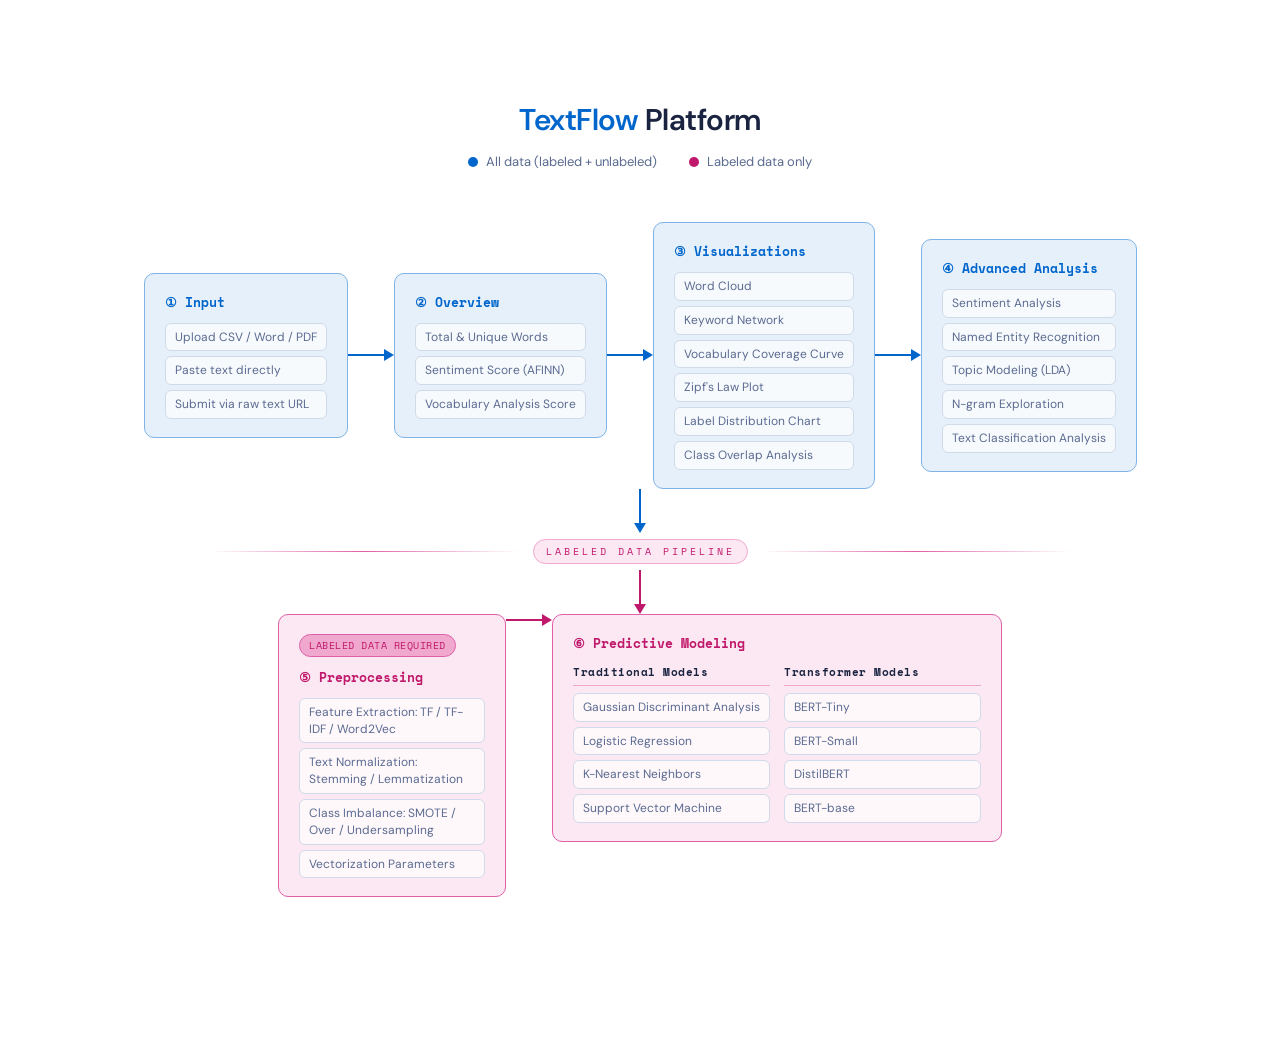
<file: TF.html>
<!DOCTYPE html>
<html lang="en">
<head>
<meta charset="UTF-8">
<title>TextFlow NLP Platform — Workflow Flowchart</title>
<link href="https://fonts.googleapis.com/css2?family=Space+Mono:wght@400;700&family=DM+Sans:wght@300;400;500;600&display=swap" rel="stylesheet">
<style>
:root {
  --blue:         #0066cc;
  --blue-light:   #e6f0fa;
  --blue-mid:     #b3d1f0;
  --blue-border:  #80b3e6;

  --pink:         #c0186a;
  --pink-light:   #fce8f3;
  --pink-mid:     #f0a8ce;
  --pink-border:  #e060a8;

  --text:         #1a2340;
  --muted:        #5a6a90;
  --neutral-border: #d0dae8;

  --r: 10px;
}

* { box-sizing: border-box; margin: 0; padding: 0; }

html, body {
  background: transparent;
  font-family: 'DM Sans', sans-serif;
  color: var(--text);
  padding: 50px 40px 70px;
}

.header {
  text-align: center;
  margin-bottom: 52px;
}

.header .label {
  font-family: 'Space Mono', monospace;
  font-size: 11px;
  letter-spacing: 4px;
  color: var(--muted);
  text-transform: uppercase;
  margin-bottom: 8px;
}

.header h1 {
  font-size: 30px;
  font-weight: 600;
  letter-spacing: -0.5px;
  color: var(--text);
}

.header h1 span { color: var(--blue); }

.legend {
  display: flex;
  justify-content: center;
  gap: 32px;
  margin-top: 14px;
  font-size: 13px;
  color: var(--muted);
}

.legend-item { display: flex; align-items: center; gap: 8px; }
.legend-dot  { width: 10px; height: 10px; border-radius: 50%; }

.flowchart {
  display: flex;
  flex-direction: column;
  align-items: center;
}

.row, .split-row {
  display: flex;
  align-items: center;
  justify-content: center;
  gap: 0;
  width: 100%;
}

.split-row { align-items: flex-start; }

.node {
  border-radius: var(--r);
  padding: 18px 20px;
  min-width: 200px;
  max-width: 228px;
  flex-shrink: 0;
  transition: transform .2s, box-shadow .2s;
}

.node:hover {
  transform: translateY(-3px);
  box-shadow: 0 6px 20px rgba(0,102,204,0.13);
}

.node.blue {
  background: var(--blue-light);
  border: 1.5px solid var(--blue-border);
}
.node.blue h3 { color: var(--blue); }

.node.pink {
  background: var(--pink-light);
  border: 1.5px solid var(--pink-border);
}
.node.pink h3 { color: var(--pink); }

.node h3 {
  font-size: 13px;
  font-weight: 700;
  margin-bottom: 11px;
  font-family: 'Space Mono', monospace;
}

.node ul {
  list-style: none;
  display: flex;
  flex-direction: column;
  gap: 5px;
}

.node li {
  font-size: 12px;
  color: var(--muted);
  padding: 5px 9px;
  background: rgba(255,255,255,0.7);
  border: 1px solid var(--neutral-border);
  border-radius: 6px;
  line-height: 1.4;
}

/* HORIZONTAL ARROW */
.h-arrow {
  display: flex;
  align-items: center;
  flex-shrink: 0;
  width: 46px;
}

.h-arrow .line { height: 2px; flex: 1; }
.h-arrow .head {
  width: 0; height: 0;
  border-top: 6px solid transparent;
  border-bottom: 6px solid transparent;
  flex-shrink: 0;
}

.h-arrow.blue .line { background: var(--blue); }
.h-arrow.blue .head { border-left: 10px solid var(--blue); }
.h-arrow.pink .line { background: var(--pink); }
.h-arrow.pink .head { border-left: 10px solid var(--pink); }

/* VERTICAL ARROW */
.v-arrow {
  display: flex;
  flex-direction: column;
  align-items: center;
  height: 44px;
}

.v-arrow .vline { width: 2px; flex: 1; }
.v-arrow .vhead {
  width: 0; height: 0;
  border-left: 6px solid transparent;
  border-right: 6px solid transparent;
  flex-shrink: 0;
}

.v-arrow.blue .vline { background: var(--blue); }
.v-arrow.blue .vhead { border-top: 10px solid var(--blue); }
.v-arrow.pink .vline { background: var(--pink); }
.v-arrow.pink .vhead { border-top: 10px solid var(--pink); }

/* DIVIDER */
.divider {
  display: flex;
  align-items: center;
  gap: 14px;
  margin: 6px 0;
  width: 100%;
  max-width: 860px;
}

.divider .dline {
  flex: 1;
  height: 1px;
  background: linear-gradient(90deg, transparent, var(--pink-border), transparent);
}

.divider .dlabel {
  font-family: 'Space Mono', monospace;
  font-size: 10px;
  letter-spacing: 3px;
  color: var(--pink);
  text-transform: uppercase;
  white-space: nowrap;
  padding: 4px 12px;
  border: 1px solid var(--pink-mid);
  border-radius: 20px;
  background: var(--pink-light);
}

/* WIDE NODE */
.node.wide {
  min-width: 400px;
  max-width: 450px;
}

.models-grid {
  display: grid;
  grid-template-columns: 1fr 1fr;
  gap: 14px;
  margin-top: 4px;
}

.model-group h4 {
  font-size: 11px;
  color: var(--text);
  font-family: 'Space Mono', monospace;
  letter-spacing: 0.5px;
  margin-bottom: 7px;
  padding-bottom: 5px;
  border-bottom: 1px solid var(--pink-mid);
}

.badge {
  display: inline-block;
  font-size: 10px;
  padding: 3px 9px;
  border-radius: 20px;
  margin-bottom: 10px;
  background: var(--pink-mid);
  color: var(--pink);
  border: 1px solid var(--pink-border);
  font-family: 'Space Mono', monospace;
  letter-spacing: 0.5px;
}
</style>
</head>
<body>

<div class="header">
  <h1><span>TextFlow</span> Platform</h1>
  <div class="legend">
    <div class="legend-item">
      <div class="legend-dot" style="background:var(--blue)"></div>
      All data (labeled + unlabeled)
    </div>
    <div class="legend-item">
      <div class="legend-dot" style="background:var(--pink)"></div>
      Labeled data only
    </div>
  </div>
</div>

<div class="flowchart">

  <div class="row">

    <div class="node blue">
      <h3>① Input</h3>
      <ul>
        <li>Upload CSV / Word / PDF</li>
        <li>Paste text directly</li>
        <li>Submit via raw text URL</li>
      </ul>
    </div>

    <div class="h-arrow blue"><div class="line"></div><div class="head"></div></div>

    <div class="node blue">
      <h3>② Overview</h3>
      <ul>
        <li>Total &amp; Unique Words</li>
        <li>Sentiment Score (AFINN)</li>
        <li>Vocabulary Analysis Score</li>
      </ul>
    </div>

    <div class="h-arrow blue"><div class="line"></div><div class="head"></div></div>

    <div class="node blue">
      <h3>③ Visualizations</h3>
      <ul>
        <li>Word Cloud</li>
        <li>Keyword Network</li>
        <li>Vocabulary Coverage Curve</li>
        <li>Zipf's Law Plot</li>
        <li>Label Distribution Chart</li>
        <li>Class Overlap Analysis</li>
      </ul>
    </div>

    <div class="h-arrow blue"><div class="line"></div><div class="head"></div></div>

    <div class="node blue">
      <h3>④ Advanced Analysis</h3>
      <ul>
        <li>Sentiment Analysis</li>
        <li>Named Entity Recognition</li>
        <li>Topic Modeling (LDA)</li>
        <li>N-gram Exploration</li>
        <li>Text Classification Analysis</li>
      </ul>
    </div>

  </div>

  <div class="v-arrow blue">
    <div class="vline"></div>
    <div class="vhead"></div>
  </div>

  <div class="divider">
    <div class="dline"></div>
    <div class="dlabel">Labeled Data Pipeline</div>
    <div class="dline"></div>
  </div>

  <div class="v-arrow pink">
    <div class="vline"></div>
    <div class="vhead"></div>
  </div>

  <div class="split-row">

    <div class="node pink">
      <div class="badge">LABELED DATA REQUIRED</div>
      <h3>⑤ Preprocessing</h3>
      <ul>
        <li>Feature Extraction: TF / TF-IDF / Word2Vec</li>
        <li>Text Normalization: Stemming / Lemmatization</li>
        <li>Class Imbalance: SMOTE / Over / Undersampling</li>
        <li>Vectorization Parameters</li>
      </ul>
    </div>

    <div class="h-arrow pink"><div class="line"></div><div class="head"></div></div>

    <div class="node pink wide">
      <h3>⑥ Predictive Modeling</h3>
      <div class="models-grid">
        <div class="model-group">
          <h4>Traditional Models</h4>
          <ul>
            <li>Gaussian Discriminant Analysis</li>
            <li>Logistic Regression</li>
            <li>K-Nearest Neighbors</li>
            <li>Support Vector Machine</li>
          </ul>
        </div>
        <div class="model-group">
          <h4>Transformer Models</h4>
          <ul>
            <li>BERT-Tiny</li>
            <li>BERT-Small</li>
            <li>DistilBERT</li>
            <li>BERT-base</li>
          </ul>
        </div>
      </div>
    </div>

  </div>

</div>

</body>
</html>
</file>
